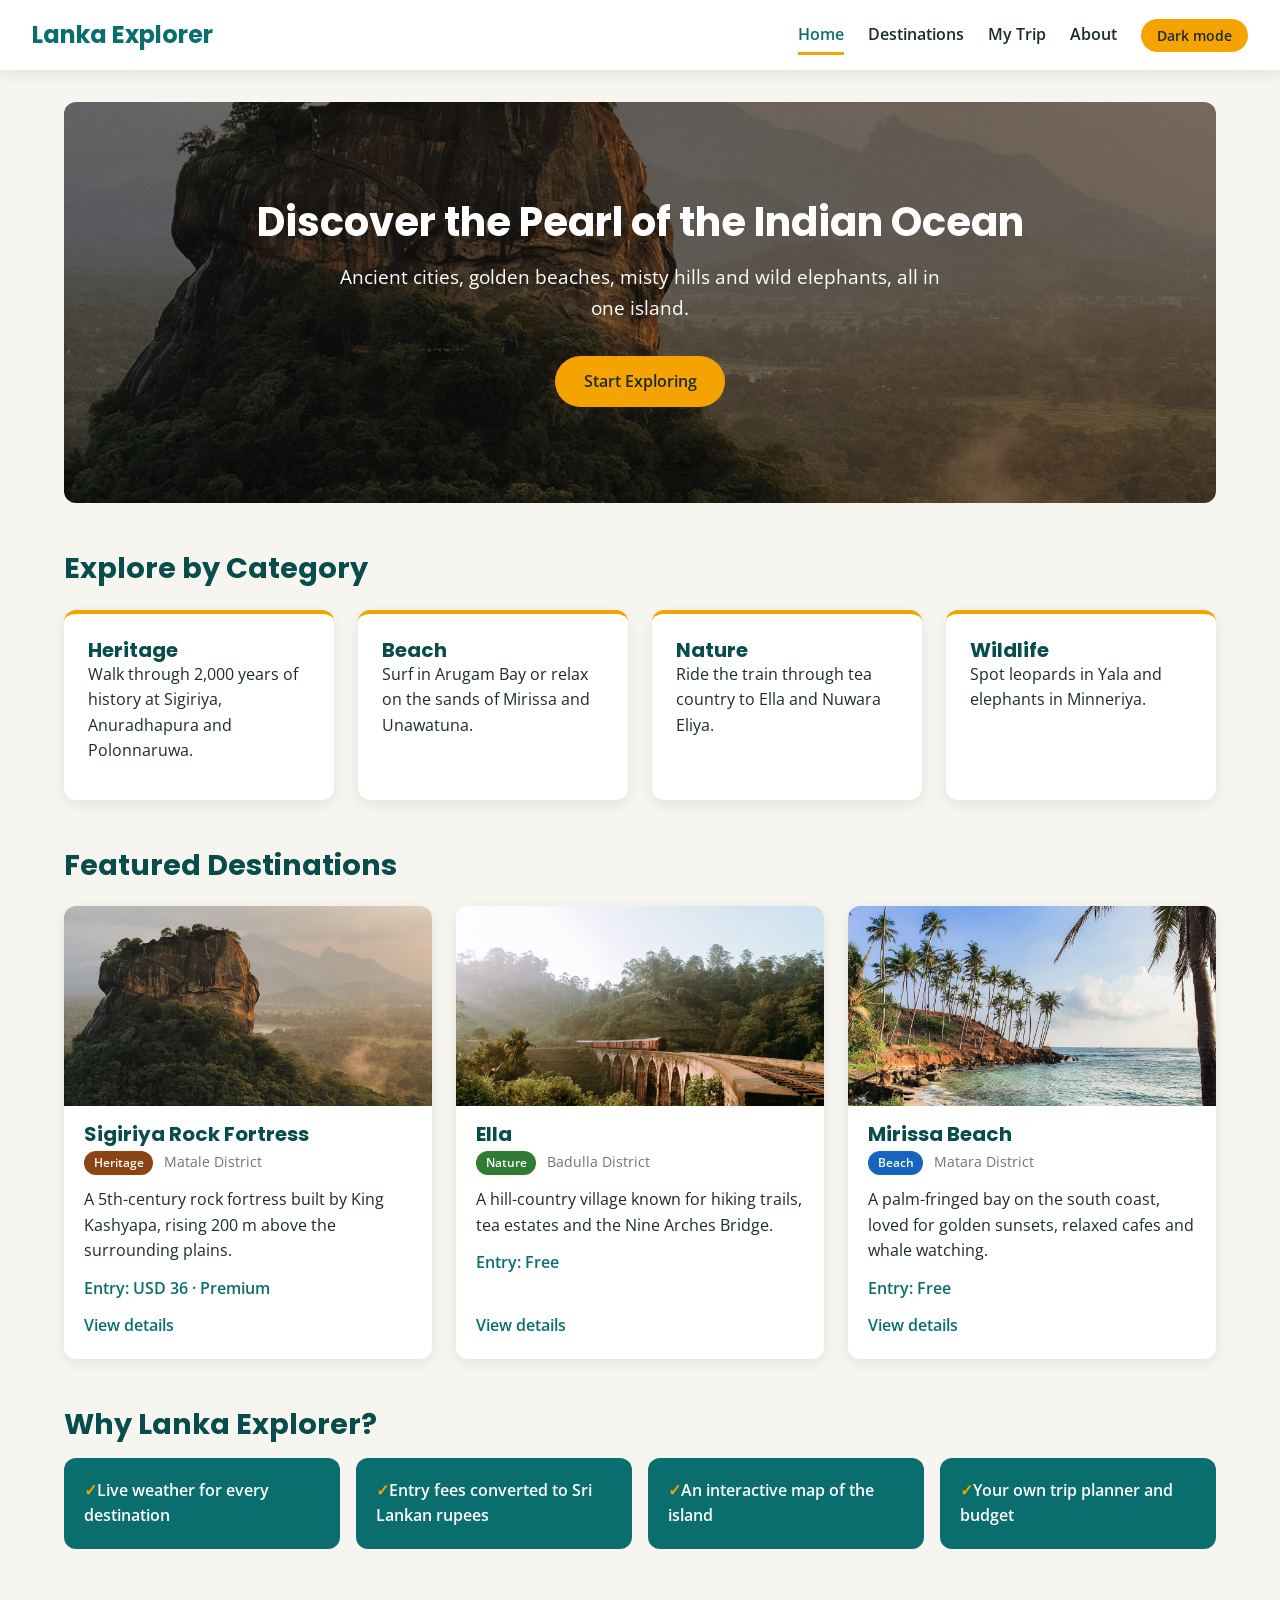
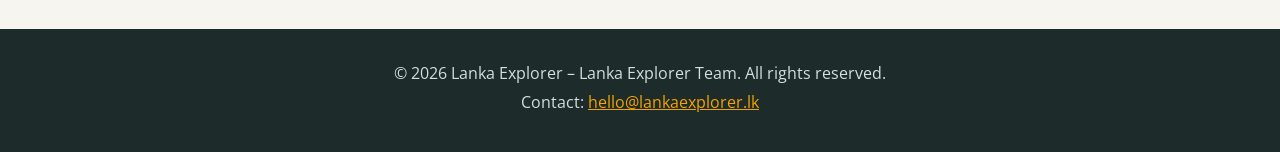
<file: index.html>
<!DOCTYPE html>
<html lang="en">
<head>
  <meta charset="UTF-8">
  <meta name="viewport" content="width=device-width, initial-scale=1.0">
  <meta name="description" content="Lanka Explorer helps travellers discover and plan trips around Sri Lanka.">
  <title>Lanka Explorer | Home</title>
  <link rel="preconnect" href="https://fonts.googleapis.com">
  <link rel="preconnect" href="https://fonts.gstatic.com" crossorigin>
  <link href="https://fonts.googleapis.com/css2?family=Open+Sans:wght@400;600&amp;family=Poppins:wght@600;700&amp;display=swap" rel="stylesheet">
  <link rel="stylesheet" href="css/style.css">
</head>
<body>
  <header>
    <a href="index.html" class="logo">Lanka Explorer</a>
    <button class="menu-toggle" type="button" aria-label="Open menu" aria-expanded="false">&#9776;</button>
    <nav>
      <ul>
        <li><a href="index.html" class="active">Home</a></li>
        <li><a href="destinations.html">Destinations</a></li>
        <li><a href="trip.html">My Trip</a></li>
        <li><a href="about.html">About</a></li>
        <li><button class="theme-toggle" type="button">Dark mode</button></li>
      </ul>
    </nav>
  </header>
  <main>
    <!-- Hero banner -->
    <section id="hero">
      <h1>Discover the Pearl of the Indian Ocean</h1>
      <p>Ancient cities, golden beaches, misty hills and wild elephants, all in one island.</p>
      <a href="destinations.html" class="btn">Start Exploring</a>
    </section>

    <!-- Category highlights -->
    <section id="categories">
      <h2>Explore by Category</h2>
      <article>
        <h3>Heritage</h3>
        <p>Walk through 2,000 years of history at Sigiriya, Anuradhapura and Polonnaruwa.</p>
      </article>
      <article>
        <h3>Beach</h3>
        <p>Surf in Arugam Bay or relax on the sands of Mirissa and Unawatuna.</p>
      </article>
      <article>
        <h3>Nature</h3>
        <p>Ride the train through tea country to Ella and Nuwara Eliya.</p>
      </article>
      <article>
        <h3>Wildlife</h3>
        <p>Spot leopards in Yala and elephants in Minneriya.</p>
      </article>
    </section>

    <!-- Featured destinations (generated by JavaScript from data/destinations.json) -->
    <section id="featured">
      <h2>Featured Destinations</h2>
    </section>

    <!-- Why travel with us -->
    <section id="why-us">
      <h2>Why Lanka Explorer?</h2>
      <ul>
        <li>Live weather for every destination</li>
        <li>Entry fees converted to Sri Lankan rupees</li>
        <li>An interactive map of the island</li>
        <li>Your own trip planner and budget</li>
      </ul>
    </section>
  </main>
  <footer>
    <p>&copy; 2026 Lanka Explorer &ndash; Lanka Explorer Team. All rights reserved.</p>
    <p>Contact: <a href="mailto:hello@lankaexplorer.lk">hello@lankaexplorer.lk</a></p>
  </footer>
  <script src="js/app.js"></script>
</body>
</html>
</file>
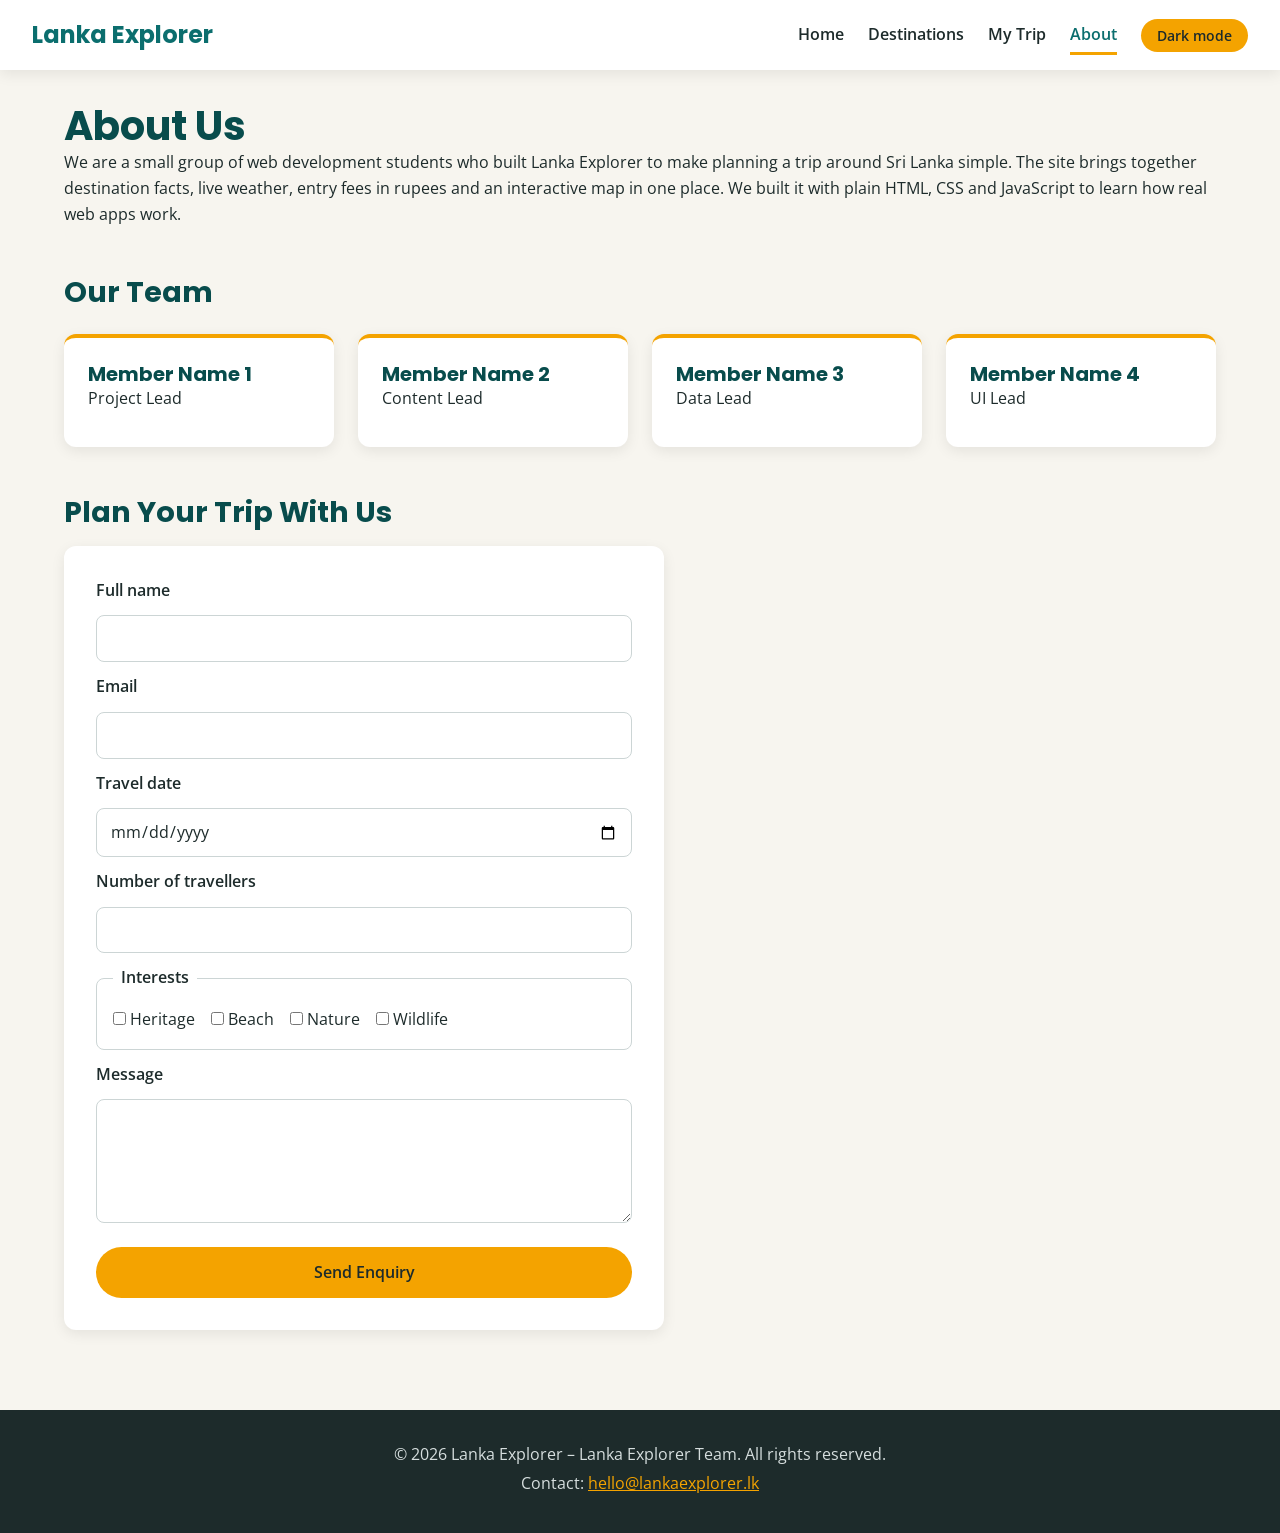
<file: about.html>
<!DOCTYPE html>
<html lang="en">
<head>
  <meta charset="UTF-8">
  <meta name="viewport" content="width=device-width, initial-scale=1.0">
  <meta name="description" content="About the Lanka Explorer team and a form to plan your trip with us.">
  <title>Lanka Explorer | About</title>
  <link rel="preconnect" href="https://fonts.googleapis.com">
  <link rel="preconnect" href="https://fonts.gstatic.com" crossorigin>
  <link href="https://fonts.googleapis.com/css2?family=Open+Sans:wght@400;600&amp;family=Poppins:wght@600;700&amp;display=swap" rel="stylesheet">
  <link rel="stylesheet" href="css/style.css">
</head>
<body>
  <header>
    <a href="index.html" class="logo">Lanka Explorer</a>
    <button class="menu-toggle" type="button" aria-label="Open menu" aria-expanded="false">&#9776;</button>
    <nav>
      <ul>
        <li><a href="index.html">Home</a></li>
        <li><a href="destinations.html">Destinations</a></li>
        <li><a href="trip.html">My Trip</a></li>
        <li><a href="about.html" class="active">About</a></li>
        <li><button class="theme-toggle" type="button">Dark mode</button></li>
      </ul>
    </nav>
  </header>
  <main>
    <section>
      <h1>About Us</h1>
      <p>We are a small group of web development students who built Lanka Explorer to make planning a trip around Sri Lanka simple. The site brings together destination facts, live weather, entry fees in rupees and an interactive map in one place. We built it with plain HTML, CSS and JavaScript to learn how real web apps work.</p>
    </section>

    <section id="team">
      <h2>Our Team</h2>
      <article>
        <h3>Member Name 1</h3>
        <p>Project Lead</p>
      </article>
      <article>
        <h3>Member Name 2</h3>
        <p>Content Lead</p>
      </article>
      <article>
        <h3>Member Name 3</h3>
        <p>Data Lead</p>
      </article>
      <article>
        <h3>Member Name 4</h3>
        <p>UI Lead</p>
      </article>
    </section>

    <section id="enquiry">
      <h2>Plan Your Trip With Us</h2>
      <form id="enquiry-form" novalidate>
        <label for="name">Full name</label>
        <input type="text" id="name" name="name" required>
        <label for="email">Email</label>
        <input type="email" id="email" name="email" required>
        <label for="date">Travel date</label>
        <input type="date" id="date" name="date">
        <label for="people">Number of travellers</label>
        <input type="number" id="people" name="people" min="1" max="20">
        <fieldset>
          <legend>Interests</legend>
          <label><input type="checkbox" name="interest" value="Heritage"> Heritage</label>
          <label><input type="checkbox" name="interest" value="Beach"> Beach</label>
          <label><input type="checkbox" name="interest" value="Nature"> Nature</label>
          <label><input type="checkbox" name="interest" value="Wildlife"> Wildlife</label>
        </fieldset>
        <label for="message">Message</label>
        <textarea id="message" name="message" rows="4"></textarea>
        <div id="form-message" role="alert"></div>
        <button type="submit">Send Enquiry</button>
      </form>
    </section>
  </main>
  <footer>
    <p>&copy; 2026 Lanka Explorer &ndash; Lanka Explorer Team. All rights reserved.</p>
    <p>Contact: <a href="mailto:hello@lankaexplorer.lk">hello@lankaexplorer.lk</a></p>
  </footer>
  <script src="js/app.js"></script>
</body>
</html>
</file>
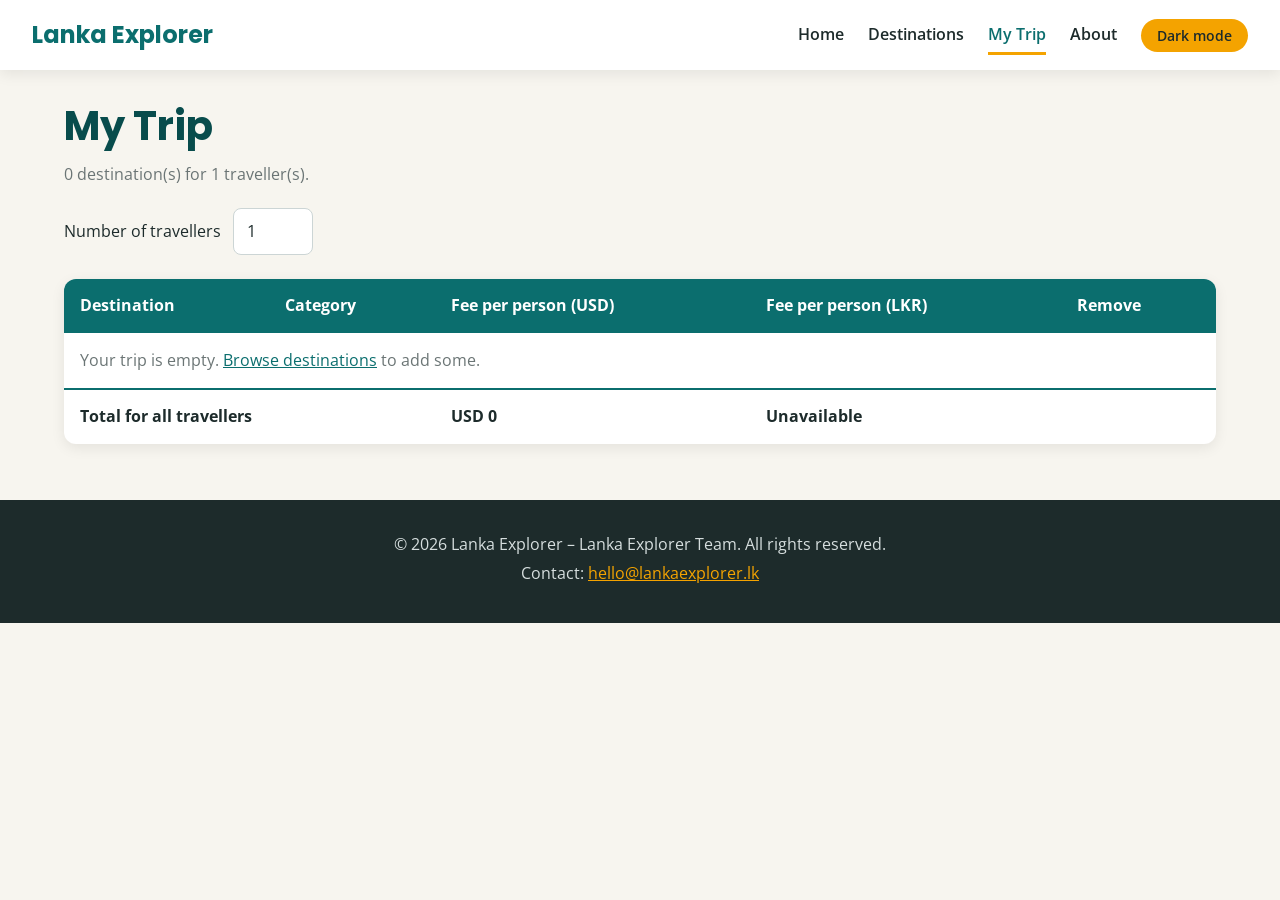
<file: trip.html>
<!DOCTYPE html>
<html lang="en">
<head>
  <meta charset="UTF-8">
  <meta name="viewport" content="width=device-width, initial-scale=1.0">
  <meta name="description" content="Plan your Sri Lanka trip and see the total entry cost in rupees.">
  <title>Lanka Explorer | My Trip</title>
  <link rel="preconnect" href="https://fonts.googleapis.com">
  <link rel="preconnect" href="https://fonts.gstatic.com" crossorigin>
  <link href="https://fonts.googleapis.com/css2?family=Open+Sans:wght@400;600&amp;family=Poppins:wght@600;700&amp;display=swap" rel="stylesheet">
  <link rel="stylesheet" href="css/style.css">
</head>
<body>
  <header>
    <a href="index.html" class="logo">Lanka Explorer</a>
    <button class="menu-toggle" type="button" aria-label="Open menu" aria-expanded="false">&#9776;</button>
    <nav>
      <ul>
        <li><a href="index.html">Home</a></li>
        <li><a href="destinations.html">Destinations</a></li>
        <li><a href="trip.html" class="active">My Trip</a></li>
        <li><a href="about.html">About</a></li>
        <li><button class="theme-toggle" type="button">Dark mode</button></li>
      </ul>
    </nav>
  </header>
  <main>
    <h1>My Trip</h1>
    <div id="trip-summary"></div>
    <label for="travellers">Number of travellers</label>
    <input type="number" id="travellers" min="1" max="20" value="1">

    <table id="trip-table">
      <thead>
        <tr>
          <th>Destination</th>
          <th>Category</th>
          <th>Fee per person (USD)</th>
          <th>Fee per person (LKR)</th>
          <th>Remove</th>
        </tr>
      </thead>
      <tbody>
        <!-- Rows are created by JavaScript -->
      </tbody>
      <tfoot>
        <tr>
          <td colspan="2">Total for all travellers</td>
          <td id="total-usd">USD 0</td>
          <td id="total-lkr">Rs. 0</td>
          <td></td>
        </tr>
      </tfoot>
    </table>
    <button id="clear-trip" type="button">Clear trip</button>
  </main>
  <footer>
    <p>&copy; 2026 Lanka Explorer &ndash; Lanka Explorer Team. All rights reserved.</p>
    <p>Contact: <a href="mailto:hello@lankaexplorer.lk">hello@lankaexplorer.lk</a></p>
  </footer>
  <script src="js/app.js"></script>
</body>
</html>
</file>
<file: css/style.css>
/* ===== 1. THEME VARIABLES ===== */
:root {
  --primary: #0b6e6e; /* ocean teal */
  --primary-dark: #084c4c;
  --accent: #f4a300; /* saffron gold */
  --dark: #1d2b2b;
  --light: #f7f5ef; /* sand */
  --white: #ffffff;
  --grey: #6b7575;
  --radius: 12px;
  --shadow: 0 4px 14px rgba(0, 0, 0, 0.08);
  --max-width: 1200px;
}

/* ===== 2. RESET ===== */
*,
*::before,
*::after {
  box-sizing: border-box;
  margin: 0;
  padding: 0;
}

/* ===== 3. BASE STYLES ===== */
html {
  scroll-behavior: smooth;
}

body {
  font-family: 'Open Sans', sans-serif;
  color: var(--dark);
  background: var(--light);
  line-height: 1.6;
}

h1, h2, h3 {
  font-family: 'Poppins', sans-serif;
  color: var(--primary-dark);
  line-height: 1.2;
}

h1 { font-size: 2.5rem; }
h2 { font-size: 1.8rem; margin-bottom: 1rem; }
h3 { font-size: 1.25rem; }

p { margin-bottom: 0.75rem; }
a { color: var(--primary); }

img {
  max-width: 100%;
  display: block;
}

main {
  max-width: var(--max-width);
  margin: 0 auto;
  padding: 2rem 1.5rem;
}

section {
  margin-bottom: 3rem;
}

/* The hidden attribute must win over any display rule (e.g. on buttons) */
[hidden] {
  display: none !important;
}

a:focus-visible,
button:focus-visible {
  outline: 3px solid var(--accent);
  outline-offset: 2px;
}

/* ===== 4. HEADER & NAVIGATION ===== */
header {
  display: flex;
  justify-content: space-between;
  align-items: center;
  padding: 1rem 2rem;
  background: var(--white);
  box-shadow: var(--shadow);
  position: sticky;
  top: 0;
  z-index: 100;
}

.logo {
  font-family: 'Poppins', sans-serif;
  font-size: 1.5rem;
  font-weight: 700;
  color: var(--primary);
  text-decoration: none;
}

nav ul {
  list-style: none;
  display: flex;
  align-items: center;
  gap: 1.5rem;
}

nav a {
  color: var(--dark);
  font-weight: 600;
  text-decoration: none;
  padding: 0.4rem 0;
  border-bottom: 3px solid transparent;
}

nav a:hover,
nav a.active {
  color: var(--primary);
  border-bottom-color: var(--accent);
}

.menu-toggle {
  display: none; /* hidden on large screens; shown in section 14 */
}

/* ===== 5. HERO & BUTTONS ===== */
#hero {
  background:
    linear-gradient(rgba(0, 0, 0, 0.45), rgba(0, 0, 0, 0.45)),
    url('../images/sigiriya.jpg') center / cover no-repeat;
  color: var(--white);
  text-align: center;
  padding: 6rem 1.5rem;
  border-radius: var(--radius);
}

#hero h1 {
  color: var(--white);
  margin-bottom: 1rem;
}

#hero p {
  font-size: 1.2rem;
  max-width: 600px;
  margin: 0 auto 2rem;
}

.btn,
button {
  display: inline-block;
  background: var(--accent);
  color: var(--dark);
  padding: 0.8rem 1.8rem;
  border: none;
  border-radius: 50px;
  font: inherit;
  font-weight: 600;
  text-decoration: none;
  cursor: pointer;
}

/* ===== 6. WHY US ===== */
#why-us ul {
  list-style: none;
  display: grid;
  grid-template-columns: repeat(auto-fit, minmax(220px, 1fr));
  gap: 1rem;
}

#why-us li {
  background: var(--primary);
  color: var(--white);
  padding: 1.25rem;
  border-radius: var(--radius);
  font-weight: 600;
}

#why-us li::before {
  content: "\2713 "; /* tick symbol */
  color: var(--accent);
}

/* ===== 7. CARD GRIDS ===== */
#categories,
#featured,
#destination-list,
#team {
  display: grid;
  grid-template-columns: repeat(auto-fit, minmax(250px, 1fr));
  gap: 1.5rem;
}

/* Photo cards are wider (300px minimum) so three cards fill the row on a laptop */
#featured,
#destination-list {
  grid-template-columns: repeat(auto-fit, minmax(300px, 1fr));
}

/* Headings inside a grid section span the full width */
#categories h2,
#featured h2,
#team h2 {
  grid-column: 1 / -1;
  margin-bottom: 0;
}

/* ===== 8. CARDS ===== */
.card,
#categories article,
#team article {
  background: var(--white);
  border-radius: var(--radius);
  box-shadow: var(--shadow);
  overflow: hidden;
}

#categories article,
#team article {
  padding: 1.5rem;
  border-top: 4px solid var(--accent);
}

.card {
  display: flex;
  flex-direction: column;
}

.card img {
  width: 100%;
  height: 200px;
  object-fit: cover;
}

.card > *:not(img) {
  padding-inline: 1.25rem;
}

.card h3 {
  padding-top: 1rem;
  margin-bottom: 0.25rem;
}

.meta {
  color: var(--grey);
  font-size: 0.9rem;
}

.fee {
  color: var(--primary);
  font-weight: 600;
}

.card a {
  margin-top: auto; /* pushes the link to the bottom */
  padding-bottom: 1.25rem;
  font-weight: 600;
  text-decoration: none;
}

/* ===== 9. FORM FIELDS & SEARCH CONTROLS ===== */
input,
select,
textarea {
  font: inherit;
  color: var(--dark);
  padding: 0.6rem 0.8rem;
  border: 1px solid #ccd5d5;
  border-radius: 8px;
  background: var(--white);
}

input:focus,
select:focus,
textarea:focus {
  outline: 2px solid var(--primary);
  border-color: var(--primary);
}

#page-title {
  text-align: center;
}

#controls {
  display: flex;
  flex-wrap: wrap;
  align-items: center;
  gap: 1rem;
  background: var(--white);
  padding: 1.25rem;
  border-radius: var(--radius);
  box-shadow: var(--shadow);
}

#controls label {
  font-weight: 600;
}

#result-count {
  margin: 1.25rem 0 1rem;
  color: var(--grey);
  font-weight: 600;
}

/* ===== 10. DETAILS PAGE ===== */
#destination {
  background: var(--white);
  border-radius: var(--radius);
  box-shadow: var(--shadow);
  overflow: hidden;
  margin-bottom: 2rem;
}

#destination img {
  width: 100%;
  height: 400px;
  object-fit: cover;
}

#destination > *:not(img) {
  padding-inline: 2rem;
}

#destination h1 {
  padding-top: 1.5rem;
}

#destination ul {
  list-style: none;
  padding-bottom: 1.5rem;
}

#destination li {
  padding: 0.5rem 0;
  border-bottom: 1px solid #eeeeee;
}

/* Placeholders that JavaScript fills in (weather and map) */
#weather,
#map {
  background: var(--white);
  border: 2px dashed var(--primary);
  border-radius: var(--radius);
  padding: 2rem;
  text-align: center;
  color: var(--grey);
}

#map {
  height: 350px; /* the map library needs a fixed height */
}

/* ===== 11. TRIP TABLE ===== */
#trip-table {
  width: 100%;
  border-collapse: collapse;
  background: var(--white);
  border-radius: var(--radius);
  box-shadow: var(--shadow);
  overflow: hidden;
  margin: 1.5rem 0;
}

#trip-table th,
#trip-table td {
  padding: 0.9rem 1rem;
  text-align: left;
}

#trip-table thead {
  background: var(--primary);
  color: var(--white);
}

#trip-table tbody tr:nth-child(even) {
  background: var(--light);
}

#trip-table tfoot {
  font-weight: 700;
  border-top: 2px solid var(--primary);
}

#trip-summary {
  margin: 0.75rem 0 1.25rem;
  color: var(--grey);
}

/* ===== 12. ENQUIRY FORM ===== */
#enquiry-form {
  display: grid;
  gap: 0.75rem;
  max-width: 600px;
  background: var(--white);
  padding: 2rem;
  border-radius: var(--radius);
  box-shadow: var(--shadow);
}

#enquiry-form label {
  font-weight: 600;
}

#enquiry-form fieldset {
  display: flex;
  flex-wrap: wrap;
  gap: 1rem;
  border: 1px solid #ccd5d5;
  border-radius: 8px;
  padding: 1rem;
}

#enquiry-form fieldset label {
  font-weight: 400;
}

legend {
  font-weight: 600;
  padding: 0 0.5rem;
}

/* ===== 13. FOOTER ===== */
footer {
  background: var(--dark);
  color: #d6dede;
  text-align: center;
  padding: 2rem 1rem;
}

footer p {
  margin-bottom: 0.25rem;
}

footer a {
  color: var(--accent);
}

/* ===== 13b. HOVER EFFECTS & TRANSITIONS ===== */
.card,
#categories article,
#team article {
  transition: transform 0.3s ease, box-shadow 0.3s ease;
}

.card:hover,
#categories article:hover,
#team article:hover {
  transform: translateY(-6px);
  box-shadow: 0 10px 24px rgba(0, 0, 0, 0.15);
}

.card img {
  transition: transform 0.4s ease;
}

.card:hover img {
  transform: scale(1.05); /* gentle zoom; overflow: hidden keeps it inside the card */
}

.btn,
button {
  transition: background 0.3s ease, color 0.3s ease;
}

.btn:hover,
button:hover {
  background: var(--primary);
  color: var(--white);
}

nav a {
  transition: color 0.2s ease, border-color 0.2s ease;
}

/* Challenge: switch off movement for users who prefer reduced motion */
@media (prefers-reduced-motion: reduce) {
  html {
    scroll-behavior: auto;
  }

  .card,
  #categories article,
  #team article,
  .card img,
  body {
    transition: none;
  }

  .card:hover,
  #categories article:hover,
  #team article:hover {
    transform: none;
  }

  .card:hover img {
    transform: none;
  }
}

/* ===== 13c. BADGES & MESSAGES ===== */
.badge {
  display: inline-block;
  padding: 0.15rem 0.6rem;
  border-radius: 50px;
  font-size: 0.75rem;
  font-weight: 600;
  color: var(--white);
  margin-right: 0.4rem;
}

.badge-heritage { background: #8b4513; }
.badge-beach { background: #1565c0; }
.badge-nature { background: #2e7d32; }
.badge-wildlife { background: #bf360c; }
.badge-other { background: var(--grey); }

.no-results,
.error {
  grid-column: 1 / -1;
  text-align: center;
  padding: 2rem;
  color: var(--grey);
}

.error {
  color: #c62828;
}

.form-error,
.form-success {
  padding: 1rem;
  border-radius: 8px;
}

.form-error {
  background: #fdecea;
  color: #c62828;
}

.form-error ul {
  padding-left: 1.25rem;
}

.form-success {
  background: #e8f5e9;
  color: #2e7d32;
}

/* ===== 13d. WEATHER ===== */
#weather {
  color: var(--dark);
  border-style: solid;
}

.weather-now .temp {
  font-family: 'Poppins', sans-serif;
  font-size: 3rem;
  font-weight: 700;
  color: var(--primary);
  margin-bottom: 0;
}

.forecast {
  display: grid;
  grid-template-columns: repeat(auto-fit, minmax(140px, 1fr));
  gap: 1rem;
  margin-top: 1.5rem;
}

.forecast-day {
  background: var(--light);
  border-radius: 8px;
  padding: 1rem;
}

.forecast-day p {
  margin-bottom: 0.25rem;
}

/* ===== 13e. MAPS ===== */
#map,
#all-map {
  padding: 0;
  border: none;
  border-radius: var(--radius);
  box-shadow: var(--shadow);
  position: relative;
  z-index: 0; /* keeps the map below the sticky header */
}

#map {
  height: 350px;
}

#all-map {
  height: 450px;
}

/* ===== 13f. LOADING SPINNER ===== */
.loading {
  grid-column: 1 / -1; /* full width when used inside a card grid */
  display: flex;
  align-items: center;
  justify-content: center;
  gap: 0.75rem;
  padding: 1.5rem;
  color: var(--grey);
}

.spinner {
  width: 24px;
  height: 24px;
  border: 3px solid #d6e4e4;
  border-top-color: var(--primary);
  border-radius: 50%;
  animation: spin 0.8s linear infinite;
}

@keyframes spin {
  to {
    transform: rotate(360deg);
  }
}

/* ===== 13g. MY TRIP ===== */
#add-to-trip {
  margin-top: 1rem;
}

#add-to-trip.added {
  background: var(--primary);
  color: var(--white);
}

.remove-btn {
  padding: 0.3rem 0.9rem;
  font-size: 0.85rem;
  background: #fdecea;
  color: #c62828;
}

.remove-btn:hover {
  background: #c62828;
  color: #ffffff;
}

#travellers {
  width: 5rem;
  margin-left: 0.5rem;
}

/* ===== 13h. DARK MODE ===== */
body.dark {
  --primary: #4fd1c5;
  --primary-dark: #81e6d9;
  --accent: #f6b93b;
  --dark: #e6eeee; /* text colour */
  --light: #121a1a; /* page background */
  --white: #1c2626; /* cards and panels */
  --grey: #9fb0b0;
  --shadow: 0 4px 14px rgba(0, 0, 0, 0.5);
}

/* Places that need fixed colours in dark mode */
body.dark #hero,
body.dark #hero h1,
body.dark .badge,
body.dark #trip-table thead {
  color: #ffffff;
}

body.dark #trip-table thead {
  background: #0b6e6e;
}

body.dark #why-us li {
  background: #0b6e6e;
  color: #ffffff;
}

body.dark footer {
  background: #0b1111;
}

body.dark .btn,
body.dark button {
  color: #1d2b2b;
}

body.dark .btn:hover,
body.dark button:hover {
  background: var(--primary);
  color: #1d2b2b;
}

body.dark .menu-toggle {
  color: var(--primary); /* the menu icon has no background */
}

body.dark #add-to-trip.added {
  background: var(--primary);
  color: #1d2b2b;
}

body.dark .form-error {
  background: #3b2020;
  color: #ff9e97;
}

body.dark .form-success {
  background: #1d3524;
  color: #8fd9a0;
}

body.dark .error {
  color: #ff9e97;
}

body.dark .remove-btn {
  background: #3b2020;
  color: #ff9e97;
}

body.dark .remove-btn:hover {
  background: #ff9e97;
  color: #1d2b2b;
}

body.dark input,
body.dark select,
body.dark textarea {
  border-color: #3a4a4a;
}

body.dark #destination li,
body.dark nav a {
  border-bottom-color: transparent;
}

body.dark #destination li {
  border-bottom-color: #2c3939;
}

body.dark nav a:hover,
body.dark nav a.active {
  border-bottom-color: var(--accent);
}

body {
  transition: background 0.3s ease, color 0.3s ease;
}

.theme-toggle {
  padding: 0.3rem 1rem;
  font-size: 0.9rem;
}

/* ===== 14. RESPONSIVE: TABLETS & PHONES ===== */
@media (max-width: 768px) {
  header {
    flex-wrap: wrap;
    padding: 1rem;
  }

  .menu-toggle {
    display: block;
    background: none;
    color: var(--primary);
    font-size: 1.8rem;
    padding: 0.25rem 0.5rem;
  }

  .menu-toggle:hover {
    background: none;
    color: var(--primary-dark);
  }

  nav {
    display: none;
    width: 100%;
  }

  nav.open {
    display: block;
  }

  nav ul {
    flex-direction: column;
    align-items: stretch;
    gap: 0;
    padding-top: 1rem;
  }

  nav a {
    display: block;
    padding: 0.75rem 0;
    border-bottom: 1px solid #eeeeee;
  }

  body.dark nav a {
    border-bottom-color: #2c3939;
  }

  nav li:last-child {
    padding-top: 0.75rem;
  }

  h1 { font-size: 2rem; }
  h2 { font-size: 1.5rem; }

  #hero {
    padding: 4rem 1rem;
  }

  #destination img {
    height: 250px;
  }

  #destination > *:not(img) {
    padding-inline: 1.25rem;
  }

  #controls {
    flex-direction: column;
    align-items: stretch;
  }

  #trip-table {
    display: block;
    overflow-x: auto; /* table scrolls sideways instead of breaking the page */
  }
}

/* ===== 15. RESPONSIVE: SMALL PHONES ===== */
@media (max-width: 480px) {
  h1 { font-size: 1.6rem; }

  main {
    padding: 1.5rem 1rem;
  }

  #trip-table th,
  #trip-table td {
    padding: 0.6rem 0.5rem;
    font-size: 0.9rem;
  }
}
</file>
